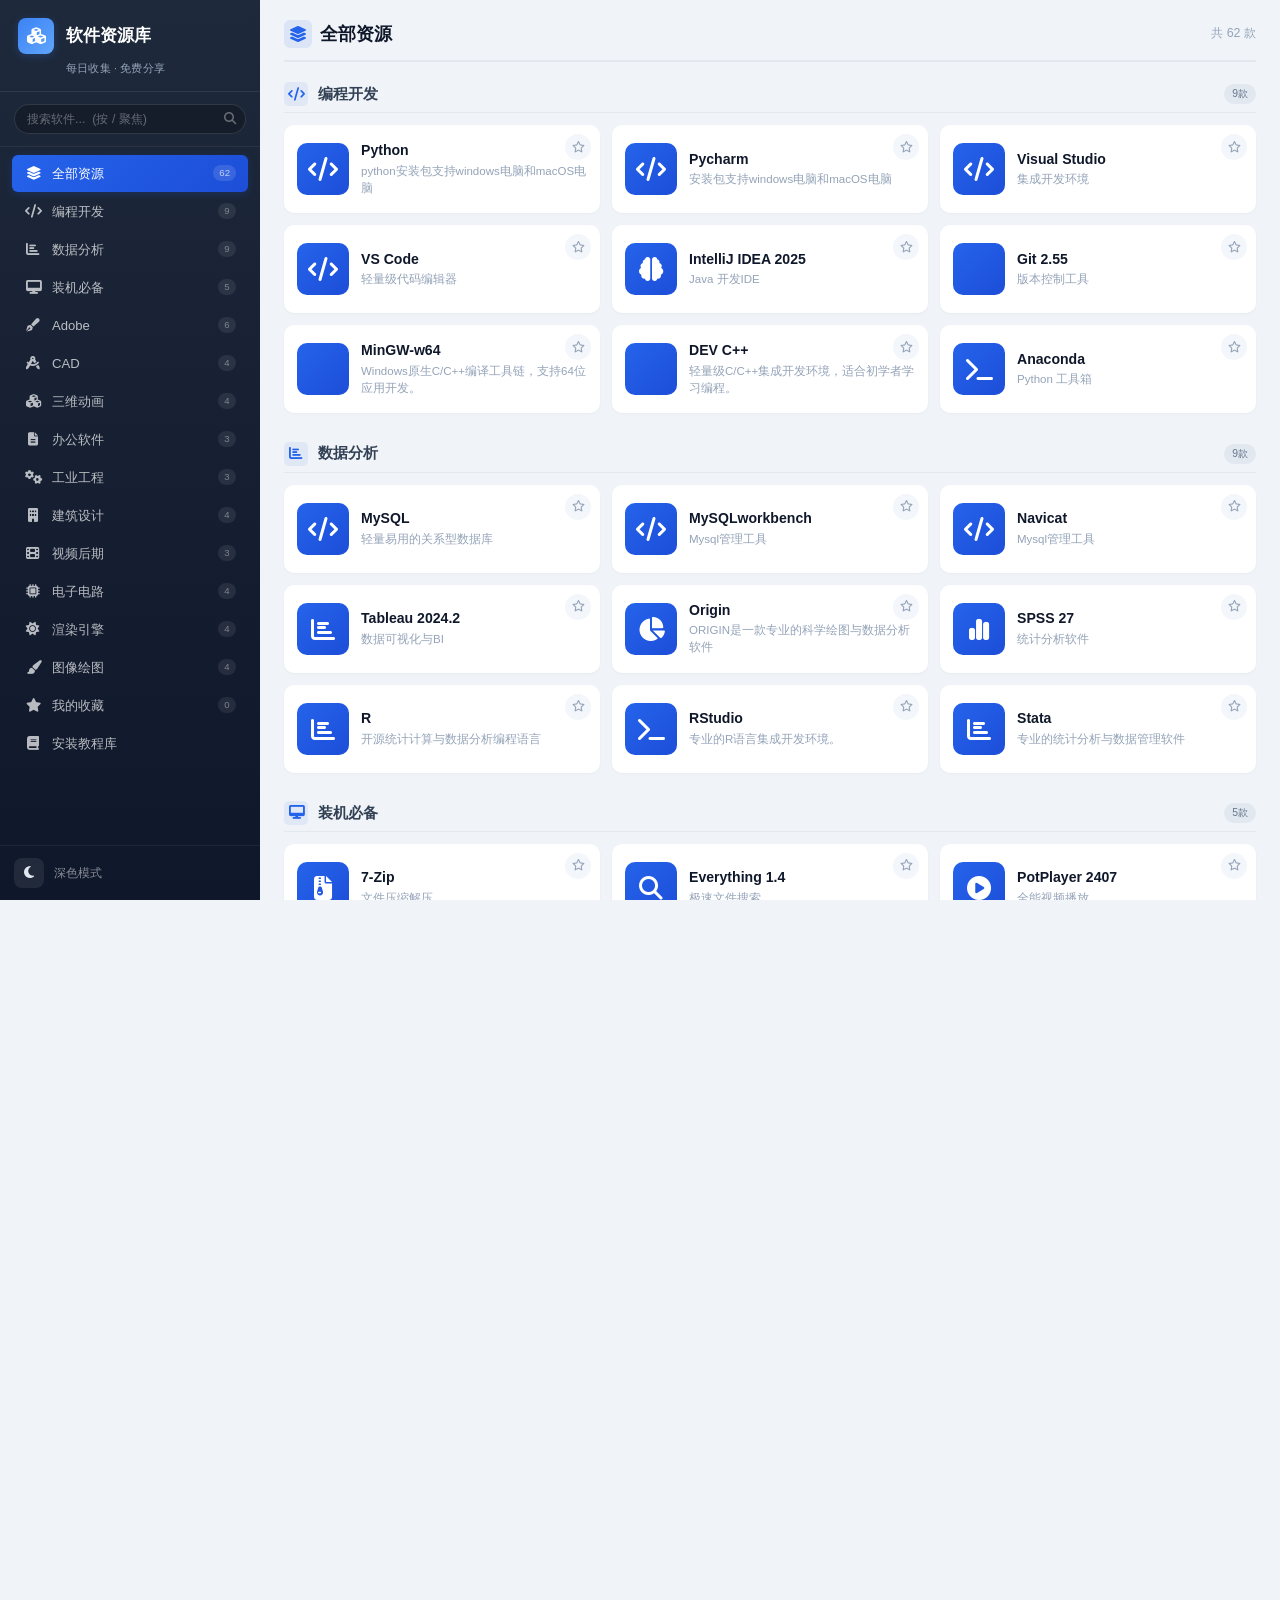
<file: index.html>
<!DOCTYPE html>
<html lang="zh-CN">
<head>
<meta charset="UTF-8">
<meta name="viewport" content="width=device-width,initial-scale=1.0,maximum-scale=1.0,user-scalable=no">
<title>软件资源库</title>
<meta name="description" content="软件资源库 - 设计、工程、开发类软件的收集与下载导航，涵盖 Adobe、CAD、三维动画、办公、工业工程、数据分析、建筑设计、视频后期、电子电路、渲染引擎、图像绘图、编程开发、装机必备等分类。">
<meta property="og:title" content="软件资源库">
<meta property="og:description" content="设计 / 工程 / 开发类软件的收集与下载导航，每日收集，免费分享。">
<meta property="og:type" content="website">
<link rel="icon" href="favicon.svg" type="image/svg+xml">
<link rel="stylesheet" href="vendor/font-awesome/css/all.min.css">
<style>
*,*::before,*::after{margin:0;padding:0;box-sizing:border-box}
html{scroll-behavior:smooth}
html,body{width:100%;height:100%;overflow-x:hidden}
body{background:#f0f4f8;color:#1e293b;font-family:-apple-system,BlinkMacSystemFont,"PingFang SC","Helvetica Neue",STHeiti,"Microsoft YaHei",sans-serif;line-height:1.6;font-size:14px;min-height:100vh;-webkit-font-smoothing:antialiased}
::-webkit-scrollbar{width:6px;height:6px}
::-webkit-scrollbar-track{background:#f1f5f9}
::-webkit-scrollbar-thumb{background:#94a3b8;border-radius:3px}
::-webkit-scrollbar-thumb:hover{background:#64748b}
.app{display:flex;min-height:100vh;width:100%}
.sidebar{width:260px;flex-shrink:0;background:linear-gradient(180deg,#1e293b 0%,#0f172a 100%);color:#fff;position:sticky;top:0;height:100vh;overflow:hidden;z-index:100;display:flex;flex-direction:column;scrollbar-width:none}
.sidebar::-webkit-scrollbar{display:none}
.sidebar-brand{padding:18px 18px 14px;border-bottom:1px solid rgba(255,255,255,0.08)}
.sidebar-brand .logo{display:flex;align-items:center;gap:12px;font-size:1.05rem;font-weight:700;color:#fff;line-height:1.2}
.sidebar-brand .logo i{width:36px;height:36px;display:flex;align-items:center;justify-content:center;background:linear-gradient(135deg,#3b82f6,#60a5fa);border-radius:8px;color:#fff;font-size:1.05rem;flex-shrink:0;box-shadow:0 2px 8px rgba(59,130,246,0.25)}
.sidebar-brand .logo>span{white-space:nowrap}
.sidebar-brand .subtitle{font-size:.66rem;color:#94a3b8;margin-top:6px;padding-left:48px;letter-spacing:.2px}
.sidebar-search{padding:12px 14px;border-bottom:1px solid rgba(255,255,255,0.06)}
.search-wrap{position:relative;width:100%}
.search-wrap input{width:100%;padding:7px 32px 7px 12px;border:1px solid rgba(255,255,255,0.12);border-radius:16px;font-size:.78rem;outline:none;transition:all .25s;background:rgba(0,0,0,0.25);color:#fff}
.search-wrap input::placeholder{color:rgba(255,255,255,0.35)}
.search-wrap input:focus{border-color:#3b82f6;background:rgba(0,0,0,0.35);box-shadow:0 0 0 2px rgba(59,130,246,0.15)}
.search-wrap .search-icon{position:absolute;right:10px;top:50%;transform:translateY(-50%);color:rgba(255,255,255,0.35);font-size:.78rem;cursor:pointer;transition:color .2s}
.search-wrap .search-icon:hover{color:#60a5fa}
.sidebar-nav{flex:1;overflow-y:auto;padding:8px 12px;scrollbar-width:none}
.sidebar-nav::-webkit-scrollbar{display:none}
.nav-list{list-style:none;display:flex;flex-direction:column;gap:1px;padding-bottom:20px}
.nav-item{padding:8px 12px;border-radius:6px;cursor:pointer;transition:all .2s;display:flex;align-items:center;gap:10px;font-size:.82rem;color:rgba(255,255,255,0.7);position:relative}
.nav-item:hover{background:rgba(255,255,255,0.06);color:#fff}
.nav-item.active{background:linear-gradient(135deg,#2563eb,#1d4ed8);color:#fff;font-weight:500;box-shadow:0 2px 8px rgba(37,99,235,0.2)}
.nav-item i{width:18px;text-align:center;font-size:.85rem}
.nav-item .count{margin-left:auto;background:rgba(255,255,255,0.08);color:rgba(255,255,255,0.4);font-size:.6rem;padding:0 6px;border-radius:8px;min-width:18px;text-align:center;line-height:16px}
.nav-item.active .count{background:rgba(255,255,255,0.12);color:rgba(255,255,255,0.7)}
.nav-fav:hover{color:#f59e0b}
.nav-fav.active{background:linear-gradient(135deg,#d97706,#b45309)}
.sidebar-foot{display:flex;align-items:center;gap:10px;padding:12px 14px;border-top:1px solid rgba(255,255,255,0.06);font-size:.74rem;color:rgba(255,255,255,0.5)}
.theme-toggle{width:30px;height:30px;display:flex;align-items:center;justify-content:center;border:none;border-radius:8px;background:rgba(255,255,255,0.08);color:#e2e8f0;cursor:pointer;font-size:.85rem;transition:all .2s}
.theme-toggle:hover{background:rgba(255,255,255,0.15)}
.top-header{display:none;background:rgba(255,255,255,0.96);backdrop-filter:blur(8px);border-bottom:1px solid #e2e8f0;position:sticky;top:0;z-index:1000;width:100%}
.top-header .h-inner{display:flex;align-items:center;justify-content:space-between;padding:10px 16px;position:relative}
.hamburger{width:36px;height:36px;display:none;align-items:center;justify-content:center;border:none;border-radius:8px;background:#f1f5f9;color:#475569;cursor:pointer;font-size:1rem}
.hamburger:hover{background:#e2e8f0}
.mobile-title{position:absolute;left:50%;transform:translateX(-50%);font-size:.95rem;font-weight:700;color:#0f172a;white-space:nowrap;display:flex;align-items:center;gap:6px}
.mobile-title i{color:#2563eb;font-size:1.05rem}
.overlay{display:none;position:fixed;top:0;left:0;right:0;bottom:0;background:rgba(0,0,0,0.4);z-index:1999}
.overlay.show{display:block}
.main{flex:1;background:#f0f4f8;min-height:100vh;display:flex;flex-direction:column;overflow:auto}
.main-body{padding:20px 24px;flex:1}
.page-header{margin-bottom:20px;padding-bottom:12px;border-bottom:2px solid #e2e8f0;display:flex;align-items:center;justify-content:space-between}
.page-title{font-size:1.1rem;font-weight:700;color:#0f172a;display:flex;align-items:center;gap:8px}
.page-title i{color:#2563eb;font-size:1rem;background:rgba(37,99,235,0.1);width:28px;height:28px;display:flex;align-items:center;justify-content:center;border-radius:6px}
.page-subtitle{font-size:.78rem;color:#94a3b8}
.category-section{margin-bottom:28px}
.category-section:last-child{margin-bottom:0}
.category-head{display:flex;align-items:center;gap:10px;margin-bottom:12px;padding-bottom:6px;border-bottom:1px solid #e2e8f0}
.category-head i{color:#2563eb;font-size:.85rem;background:rgba(37,99,235,0.08);width:24px;height:24px;display:flex;align-items:center;justify-content:center;border-radius:5px}
.category-head h3{font-size:.95rem;font-weight:600;color:#334155;margin:0}
.category-head .count-badge{margin-left:auto;background:#e2e8f0;color:#64748b;font-size:.65rem;padding:0 8px;border-radius:10px;line-height:20px}
.grid{display:grid;grid-template-columns:repeat(5,1fr);gap:12px;animation:fadeIn .25s ease-out}
@keyframes fadeIn{from{opacity:.5;transform:translateY(6px)}to{opacity:1;transform:translateY(0)}}
.card{background:#fff;border-radius:10px;box-shadow:0 1px 3px rgba(0,0,0,0.04);transition:all .2s;cursor:pointer;overflow:hidden;border:1px solid transparent;display:flex;flex-direction:row;align-items:center;gap:12px;padding:12px;min-height:88px;position:relative}
.card:hover{transform:translateY(-3px);box-shadow:0 6px 16px rgba(0,0,0,0.06);border-color:#dbeafe}
.card-body{padding:0;flex:1;min-width:0}
.card-icon{width:52px;height:52px;flex:0 0 52px;display:flex;align-items:center;justify-content:center;background:linear-gradient(135deg,#2563eb,#1d4ed8);border-radius:10px}
.card-icon i{font-size:1.5rem;color:#fff}
.card-name{font-size:.88rem;font-weight:700;color:#0f172a;margin-bottom:3px;line-height:1.25;white-space:nowrap;overflow:hidden;text-overflow:ellipsis}
.card-desc{font-size:.72rem;color:#94a3b8;line-height:1.45;display:-webkit-box;-webkit-line-clamp:2;-webkit-box-orient:vertical;overflow:hidden}
.card-fav{position:absolute;top:8px;right:8px;width:26px;height:26px;border:none;background:rgba(241,245,249,0.85);color:#94a3b8;border-radius:50%;cursor:pointer;display:flex;align-items:center;justify-content:center;font-size:.72rem;transition:all .15s;z-index:2}
.card-fav:hover{background:#e2e8f0;color:#f59e0b}
.card-fav.on{background:#fef3c7;color:#f59e0b}
.search-bar-info{display:none;margin-bottom:12px;padding:6px 12px;background:#dbeafe;border-radius:6px;font-size:.75rem;color:#2563eb;align-items:center;gap:8px}
.search-bar-info.show{display:flex}
.search-bar-info .hints{margin-left:auto;display:flex;gap:4px;align-items:center}
.search-bar-info .hints kbd{background:#fff;border:1px solid #bfdbfe;border-radius:3px;padding:0 5px;font-size:.68rem;font-family:inherit;color:#1d4ed8}
.card.search-current{border-color:#2563eb;box-shadow:0 0 0 2px rgba(37,99,235,0.2)}
.hl{background:#fef08a;color:#1e293b;padding:0 2px;border-radius:2px}
.no-data{text-align:center;padding:60px 20px;color:#94a3b8;border:1px dashed #e2e8f0;border-radius:8px;grid-column:1/-1;background:#fff}
.no-data i{font-size:2.2rem;margin-bottom:10px;color:#cbd5e1}
.no-data h3{font-size:1.1rem;margin-bottom:4px;color:#475569;font-weight:600}
.no-data p{font-size:.8rem}
.modal-overlay{display:none;position:fixed;top:0;left:0;right:0;bottom:0;background:rgba(0,0,0,0.45);z-index:2000;align-items:center;justify-content:center;padding:16px}
.modal-overlay.active{display:flex}
.modal{background:#fff;border-radius:10px;width:100%;max-width:480px;max-height:85vh;overflow:hidden;box-shadow:0 10px 30px rgba(0,0,0,0.12);animation:modalIn .15s ease}
@keyframes modalIn{from{opacity:0;transform:translateY(8px) scale(.97)}to{opacity:1;transform:translateY(0) scale(1)}}
.modal-head{display:flex;align-items:center;gap:12px;padding:14px 18px;background:linear-gradient(135deg,#f8fafc,#f1f5f9);border-bottom:1px solid #e2e8f0}
.modal-head-icon{width:40px;height:40px;display:flex;align-items:center;justify-content:center;background:#dbeafe;border-radius:8px;flex-shrink:0}
.modal-head-icon i{font-size:1.2rem;color:#2563eb}
.modal-head-text h3{font-size:.95rem;font-weight:700;color:#0f172a}
.modal-head-text p{font-size:.72rem;color:#94a3b8}
.modal-fav{margin-left:auto;width:30px;height:30px;display:flex;align-items:center;justify-content:center;border:none;border-radius:50%;background:transparent;color:#94a3b8;cursor:pointer;font-size:.95rem;transition:all .15s}
.modal-fav:hover{background:#e2e8f0;color:#f59e0b}
.modal-fav.on{color:#f59e0b}
.modal-close{margin-left:auto;width:28px;height:28px;display:flex;align-items:center;justify-content:center;border:none;border-radius:50%;background:transparent;color:#94a3b8;cursor:pointer;font-size:.9rem;transition:all .15s}
.modal-close:hover{background:#e2e8f0;color:#475569}
.modal-body{padding:18px;overflow-y:auto;max-height:calc(85vh - 66px)}
.modal-section{margin-bottom:18px}
.modal-section:last-child{margin-bottom:0}
.modal-section-title{font-size:.82rem;font-weight:600;color:#1e293b;margin-bottom:8px;padding-bottom:4px;border-bottom:1px solid #f1f5f9}
.modal-desc{font-size:.78rem;color:#475569;line-height:1.6;max-height:200px;overflow-y:auto;padding-right:8px}
.version-item{background:#f8fafc;border-radius:6px;padding:10px 12px;margin-bottom:6px;display:flex;align-items:center;justify-content:space-between;border:1px solid #eef2f8}
.version-item:last-child{margin-bottom:0}
.version-item .v-name{font-size:.78rem;font-weight:600;color:#1e293b}
.v-dls{display:flex;flex-wrap:wrap;justify-content:flex-end;gap:4px;flex-shrink:0;margin-left:8px}
.v-dl{display:inline-flex;align-items:center;gap:4px;padding:4px 10px;border-radius:14px;font-size:.68rem;font-weight:600;background:linear-gradient(135deg,#2563eb,#1d4ed8);color:#fff;cursor:pointer;border:none;transition:all .15s;text-decoration:none}
.v-dl:hover{transform:translateY(-1px);box-shadow:0 2px 6px rgba(37,99,235,0.2)}
.v-dl.green{background:linear-gradient(135deg,#059669,#10b981)}
.v-dl.pending{background:#f1f5f9;color:#94a3b8;border:1px dashed #cbd5e1;cursor:default;box-shadow:none}
.v-dl.pending:hover{transform:none;box-shadow:none}
.no-ver{text-align:center;padding:20px;color:#94a3b8;background:#f8fafc;border-radius:6px;border:1px dashed #e2e8f0}
.no-ver i{font-size:1rem;display:block;margin-bottom:4px;color:#cbd5e1}
.no-ver p{font-size:.75rem;margin:0}
.footer{margin-top:auto;padding:20px 24px 12px;text-align:center}
.footer p{font-size:.72rem;color:#94a3b8;margin:0}
.footer a{color:#94a3b8;text-decoration:none;margin:0 4px}
.footer a:hover{color:#2563eb}
.modal-foot{display:none}
.to-top{position:fixed;right:20px;bottom:20px;width:42px;height:42px;border:none;border-radius:50%;background:linear-gradient(135deg,#2563eb,#1d4ed8);color:#fff;cursor:pointer;display:none;align-items:center;justify-content:center;font-size:1rem;box-shadow:0 4px 14px rgba(37,99,235,0.35);z-index:1500;transition:all .2s}
.to-top.show{display:flex}
.to-top:hover{transform:translateY(-2px);box-shadow:0 6px 18px rgba(37,99,235,0.45)}
@media(max-width:1600px){.grid{grid-template-columns:repeat(4,1fr)}}
@media(max-width:1400px){.grid{grid-template-columns:repeat(3,1fr)}}
@media(max-width:1100px){.grid{grid-template-columns:repeat(2,1fr)}}
@media(max-width:768px){
  .app{flex-direction:column;min-height:100vh}
  .top-header{display:block;flex-shrink:0}.hamburger{display:flex!important}
  .sidebar{position:fixed;left:0;top:0;height:100vh;width:82%;max-width:320px;min-width:260px;z-index:2000;transform:translateX(-100%);transition:transform .3s;box-shadow:none}
  .sidebar.show{transform:translateX(0);box-shadow:4px 0 24px rgba(0,0,0,0.35)}
  .sidebar-brand{padding:16px 18px 12px}
  .sidebar-brand .logo{font-size:.98rem;gap:10px}
  .sidebar-brand .logo i{width:34px;height:34px;font-size:1rem}
  .sidebar-brand .subtitle{font-size:.62rem;padding-left:44px;margin-top:5px}
  .nav-list{gap:4px}
  .nav-item{padding:10px 14px;font-size:.88rem}
  .nav-item .count{display:none}
  .nav-item.active{padding:12px 14px}
  .main{min-height:0}
  .main-body{padding:12px}.grid{grid-template-columns:1fr;gap:10px}
  .version-item{flex-direction:column!important;align-items:stretch!important;gap:8px}
  .v-dls{margin-left:0!important;justify-content:flex-end}
  .modal-foot{display:block;padding:12px 18px;border-top:1px solid #e2e8f0;background:#f8fafc}
  .modal-foot .close-mobile{width:100%;padding:10px;background:#fff;border:1px solid #cbd5e1;border-radius:6px;color:#475569;font-weight:600;font-size:.85rem;cursor:pointer}
  .modal{display:flex;flex-direction:column;max-height:90vh}
  .modal-body{flex:1;overflow-y:auto;padding-bottom:0}
  .to-top{right:14px;bottom:14px;width:38px;height:38px}
}
@media(max-width:480px){
  .page-title{font-size:1.05rem}
  .page-subtitle{font-size:.7rem}
  .category-pill{padding:6px 12px;font-size:.72rem}
  .card{padding:10px;gap:10px;min-height:80px}
  .card-icon{width:46px;height:46px;flex:0 0 46px;font-size:1.35rem}
  .card-name{font-size:.85rem}
  .card-desc{font-size:.7rem}
  .modal{border-radius:8px;max-height:92vh}
  .modal-overlay{padding:8px;align-items:center}
  .modal-head{padding:12px 14px;gap:10px}
  .modal-head-icon{width:36px;height:36px}
  .modal-head-text h3{font-size:.88rem}
  .modal-head-text p{font-size:.68rem}
  .modal-close,.modal-fav{width:26px;height:26px;font-size:.85rem}
  .modal-body{padding:14px}
  .modal-section{margin-bottom:14px}
  .modal-section-title{font-size:.78rem}
  .modal-desc{font-size:.72rem;line-height:1.55;max-height:140px}
  .version-item{padding:8px 10px}
  .version-item .v-name{font-size:.74rem}
  .v-dls{flex-wrap:wrap;gap:4px;justify-content:flex-start}
  .v-dls .v-dl{padding:4px 9px;font-size:.65rem}
  .search-bar{padding:8px 10px;font-size:.78rem}
  .search-bar kbd{font-size:.6rem;padding:1px 5px}
  .theme-toggle{width:32px;height:32px;font-size:.85rem}
  .hamburger{width:36px;height:36px;font-size:1rem}
}
button{-webkit-tap-highlight-color:transparent!important}button:focus{outline:none!important}
/* 暗色模式 */
[data-theme="dark"] body,[data-theme="dark"] .main{background:#0f172a;color:#e2e8f0}
[data-theme="dark"] .page-header{border-bottom-color:#1e293b}
[data-theme="dark"] .page-title{color:#f1f5f9}
[data-theme="dark"] .page-subtitle{color:#64748b}
[data-theme="dark"] .category-head{border-bottom-color:#1e293b}
[data-theme="dark"] .category-head h3{color:#cbd5e1}
[data-theme="dark"] .count-badge{background:#1e293b;color:#94a3b8}
[data-theme="dark"] .card{background:#1e293b;box-shadow:0 1px 3px rgba(0,0,0,0.3)}
[data-theme="dark"] .card:hover{border-color:#3b82f6;box-shadow:0 6px 16px rgba(0,0,0,0.45)}
[data-theme="dark"] .card-name{color:#f1f5f9}
[data-theme="dark"] .card-desc{color:#94a3b8}
[data-theme="dark"] .card-fav{background:rgba(30,41,59,0.9);color:#94a3b8}
[data-theme="dark"] .card-fav:hover{background:#334155;color:#f59e0b}
[data-theme="dark"] .no-data{background:#1e293b;border-color:#334155;color:#64748b}
[data-theme="dark"] .search-bar-info{background:#1e293b;color:#93c5fd}
[data-theme="dark"] .search-bar-info .hints kbd{border-color:#334155;color:#93c5fd}
[data-theme="dark"] .modal{background:#1e293b}
[data-theme="dark"] .modal-head{background:#172033;border-bottom-color:#334155}
[data-theme="dark"] .modal-head-text h3{color:#f1f5f9}
[data-theme="dark"] .modal-head-text p{color:#94a3b8}
[data-theme="dark"] .modal-section-title{color:#e2e8f0;border-bottom-color:#334155}
[data-theme="dark"] .modal-desc{color:#cbd5e1}
[data-theme="dark"] .version-item{background:#172033;border-color:#1e293b}
[data-theme="dark"] .version-item .v-name{color:#e2e8f0}
[data-theme="dark"] .v-dl.pending{background:#0f172a;color:#64748b;border-color:#334155}
[data-theme="dark"] .no-ver{background:#172033;border-color:#334155;color:#64748b}
[data-theme="dark"] .footer p{color:#64748b}
[data-theme="dark"] .top-header{background:rgba(15,23,42,0.96);border-bottom-color:#1e293b}
[data-theme="dark"] .mobile-title{color:#f1f5f9}
[data-theme="dark"] .hamburger{background:#1e293b;color:#cbd5e1}
</style>
</head>
<body>
<div class="modal-overlay" id="swModal">
<div class="modal">
<div class="modal-head">
<div class="modal-head-icon"><i class="fas fa-cube" id="mIcon"></i></div>
<div class="modal-head-text"><h3 id="mName">详情</h3><p id="mCat">分类</p></div>
<button class="modal-fav" id="mFav" title="收藏/取消收藏"><i class="far fa-star"></i></button>
<button class="modal-close" id="mClose"><i class="fas fa-times"></i></button>
</div>
<div class="modal-body">
<div class="modal-section"><div class="modal-section-title">软件介绍</div><div class="modal-desc" id="mDesc"></div></div>
<div class="modal-section"><div class="modal-section-title">可用版本</div><div id="mVerList"></div></div>
<div class="modal-foot"><button class="close-mobile" id="mCloseMB">关闭详情</button></div>
</div>
</div>
</div>
<div class="overlay" id="overlay"></div>
<div class="app">
<aside class="sidebar" id="sidebar">
<div class="sidebar-brand">
<div class="logo"><i class="fas fa-cubes"></i><span>软件资源库</span></div>
<div class="subtitle">每日收集 · 免费分享</div>
</div>
<div class="sidebar-search">
<div class="search-wrap">
<input type="text" placeholder="搜索软件...  (按 / 聚焦)" id="searchInput">
<i class="fas fa-search search-icon" id="searchBtn"></i>
</div>
</div>
<nav class="sidebar-nav">
<ul class="nav-list" id="navList"></ul>
</nav>
<div class="sidebar-foot">
<button class="theme-toggle" id="themeToggle" title="切换深色 / 浅色"><i class="fas fa-moon"></i></button>
<span>深色模式</span>
</div>
</aside>
<div class="top-header">
<div class="h-inner">
<button class="hamburger" id="hamburger"><i class="fas fa-bars"></i></button>
<div class="mobile-title"><i class="fas fa-cubes"></i><span>软件资源库</span></div>
<div style="width:36px"></div>
</div>
</div>
<main class="main">
<div class="main-body" id="mainBody">
<div class="page-header" id="pageHeader">
<h2 class="page-title"><i class="fas fa-layer-group"></i><span id="pageTitle">全部资源</span></h2>
<span class="page-subtitle" id="totalCount">共 0 款</span>
</div>
<div id="gridContainer"></div>
</div>
<footer class="footer"><p><a href="#">软件资源库</a> · 仅供学习交流使用</p></footer>
</main>
</div>
<button class="to-top" id="toTop" title="返回顶部"><i class="fas fa-arrow-up"></i></button>
<script src="js/data.js"></script>
<script src="js/app.js"></script>
</body>
</html>
</file>
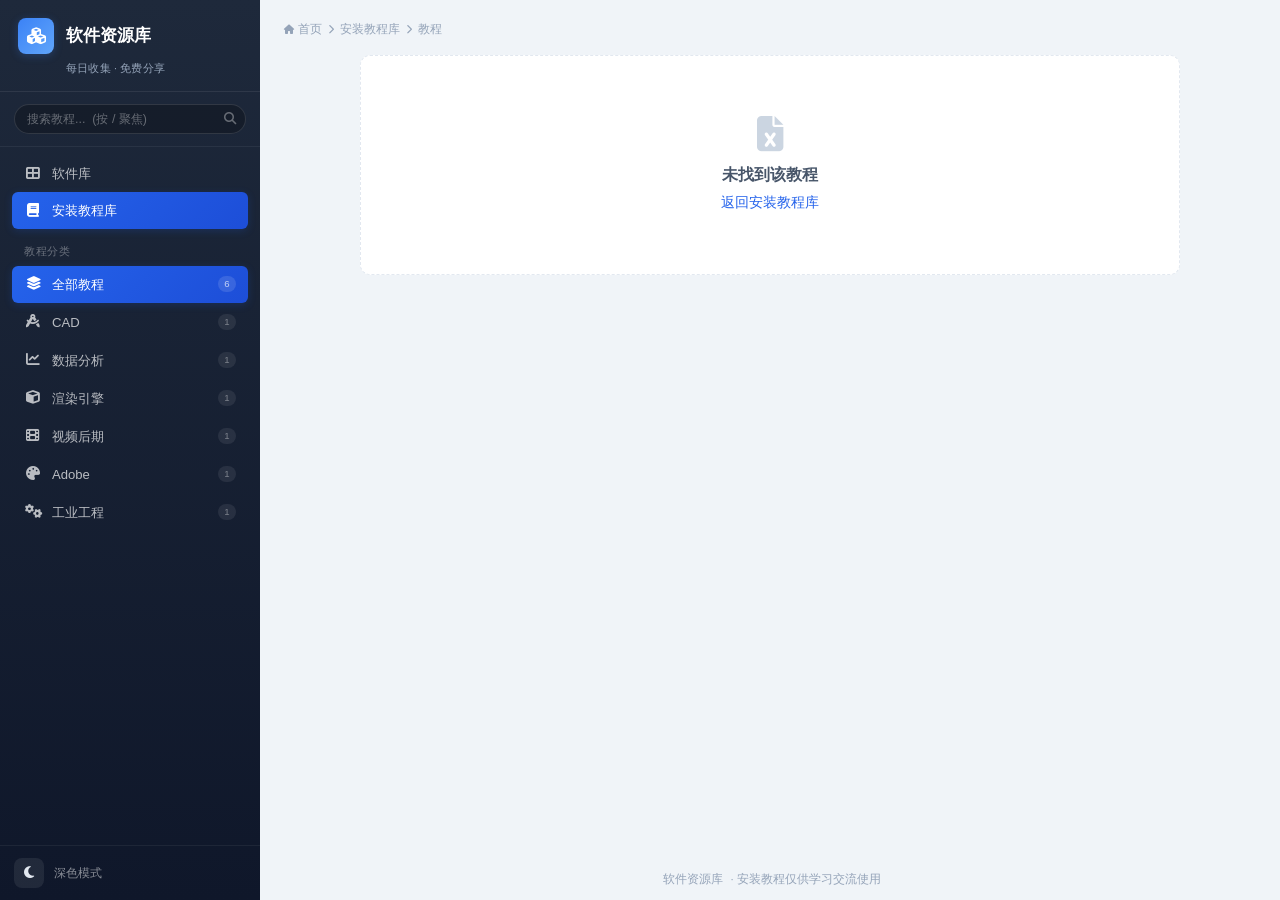
<file: tutorial.html>
<!DOCTYPE html>
<html lang="zh-CN">
<head>
<meta charset="UTF-8">
<meta name="viewport" content="width=device-width,initial-scale=1.0,maximum-scale=1.0,user-scalable=no">
<title>教程详情 - 软件资源库</title>
<meta name="description" content="软件资源库 · 图文安装教程详情页。">
<meta property="og:title" content="教程详情 - 软件资源库">
<meta property="og:type" content="article">
<link rel="icon" href="favicon.svg" type="image/svg+xml">
<link rel="stylesheet" href="vendor/font-awesome/css/all.min.css">
<link rel="stylesheet" href="css/site.css">
<script>/* 主题预加载，避免闪烁 */
(function(){try{var t=localStorage.getItem('theme');if(t==='dark'||(!t&&window.matchMedia&&window.matchMedia('(prefers-color-scheme:dark)').matches)){document.documentElement.setAttribute('data-theme','dark');}}catch(e){}})();
</script>
</head>
<body>
<div class="overlay" id="overlay"></div>
<div class="app">
  <aside class="sidebar" id="sidebar">
    <div class="sidebar-brand">
      <a class="logo" href="index.html"><i class="fas fa-cubes"></i><span>软件资源库</span></a>
      <div class="subtitle">每日收集 · 免费分享</div>
    </div>
    <div class="sidebar-search">
      <div class="search-wrap">
        <input type="text" placeholder="搜索教程...  (按 / 聚焦)" id="searchInput">
        <i class="fas fa-search search-icon" id="searchBtn"></i>
      </div>
    </div>
    <nav class="sidebar-nav">
      <a class="nav-item" href="index.html"><i class="fas fa-th-large"></i><span>软件库</span></a>
      <a class="nav-item active" href="tutorials.html"><i class="fas fa-book"></i><span>安装教程库</span></a>
      <div class="nav-section-title">教程分类</div>
      <ul class="nav-list" id="catNavList"></ul>
    </nav>
    <div class="sidebar-foot">
      <button class="theme-toggle" id="themeToggle" title="切换深色 / 浅色"><i class="fas fa-moon"></i></button>
      <span>深色模式</span>
    </div>
  </aside>
  <div class="top-header">
    <div class="h-inner">
      <button class="hamburger" id="hamburger"><i class="fas fa-bars"></i></button>
      <div class="mobile-title"><i class="fas fa-cubes"></i><span>软件资源库</span></div>
      <div style="width:36px"></div>
    </div>
  </div>
  <main class="main">
    <div class="main-body">
      <div class="breadcrumb" id="breadcrumb">
        <a href="index.html"><i class="fas fa-home"></i> 首页</a>
        <i class="fas fa-chevron-right"></i>
        <a href="tutorials.html">安装教程库</a>
        <i class="fas fa-chevron-right"></i>
        <span id="bcTitle">教程</span>
      </div>
      <article class="article" id="article">
        <!-- 由 tutorials.js 动态渲染 -->
      </article>
      <section class="related" id="related" style="display:none">
        <h3><i class="fas fa-thumbs-up"></i>相关教程</h3>
        <div class="rel-grid" id="relGrid"></div>
      </section>
    </div>
    <footer class="footer"><p><a href="index.html">软件资源库</a> · 安装教程仅供学习交流使用</p></footer>
  </main>
</div>
<button class="to-top" id="toTop" title="返回顶部"><i class="fas fa-arrow-up"></i></button>
<script src="js/tutorials-data.js"></script>
<script src="js/tutorials.js"></script>
<script>initTutorialDetail();</script>
</body>
</html>
</file>
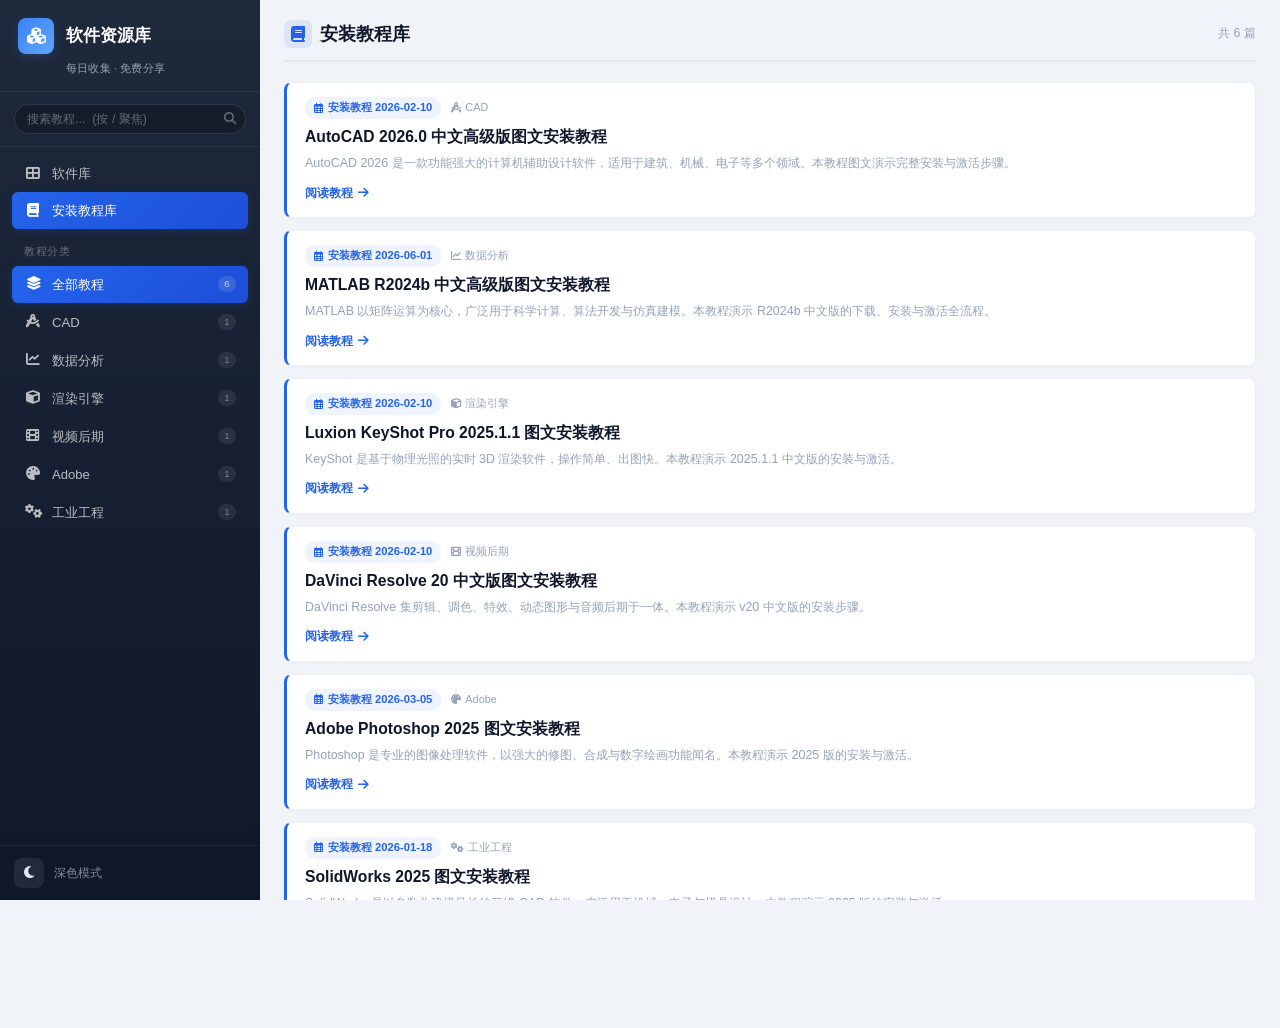
<file: tutorials.html>
<!DOCTYPE html>
<html lang="zh-CN">
<head>
<meta charset="UTF-8">
<meta name="viewport" content="width=device-width,initial-scale=1.0,maximum-scale=1.0,user-scalable=no">
<title>安装教程库 - 软件资源库</title>
<meta name="description" content="软件资源库 · 安装教程库：图文安装教程、激活步骤与避坑指南，覆盖 CAD、Adobe、三维动画、办公、工业工程、视频后期等分类。">
<meta property="og:title" content="安装教程库 - 软件资源库">
<meta property="og:description" content="图文安装教程 · 避坑指南，覆盖主流设计 / 工程软件。">
<meta property="og:type" content="website">
<link rel="icon" href="favicon.svg" type="image/svg+xml">
<link rel="stylesheet" href="vendor/font-awesome/css/all.min.css">
<link rel="stylesheet" href="css/site.css">
<script>/* 主题预加载，避免闪烁 */
(function(){try{var t=localStorage.getItem('theme');if(t==='dark'||(!t&&window.matchMedia&&window.matchMedia('(prefers-color-scheme:dark)').matches)){document.documentElement.setAttribute('data-theme','dark');}}catch(e){}})();
</script>
</head>
<body>
<div class="overlay" id="overlay"></div>
<div class="app">
  <aside class="sidebar" id="sidebar">
    <div class="sidebar-brand">
      <a class="logo" href="index.html"><i class="fas fa-cubes"></i><span>软件资源库</span></a>
      <div class="subtitle">每日收集 · 免费分享</div>
    </div>
    <div class="sidebar-search">
      <div class="search-wrap">
        <input type="text" placeholder="搜索教程...  (按 / 聚焦)" id="searchInput">
        <i class="fas fa-search search-icon" id="searchBtn"></i>
      </div>
    </div>
    <nav class="sidebar-nav">
      <a class="nav-item" href="index.html"><i class="fas fa-th-large"></i><span>软件库</span></a>
      <a class="nav-item active" href="tutorials.html"><i class="fas fa-book"></i><span>安装教程库</span></a>
      <div class="nav-section-title">教程分类</div>
      <ul class="nav-list" id="catNavList"></ul>
    </nav>
    <div class="sidebar-foot">
      <button class="theme-toggle" id="themeToggle" title="切换深色 / 浅色"><i class="fas fa-moon"></i></button>
      <span>深色模式</span>
    </div>
  </aside>
  <div class="top-header">
    <div class="h-inner">
      <button class="hamburger" id="hamburger"><i class="fas fa-bars"></i></button>
      <div class="mobile-title"><i class="fas fa-cubes"></i><span>软件资源库</span></div>
      <div style="width:36px"></div>
    </div>
  </div>
  <main class="main">
    <div class="main-body">
      <div class="page-header">
        <h2 class="page-title"><i class="fas fa-book"></i><span>安装教程库</span></h2>
        <span class="page-subtitle" id="totalCount">共 0 篇</span>
      </div>
      <div class="tut-list" id="tutGrid"></div>
    </div>
    <footer class="footer"><p><a href="index.html">软件资源库</a> · 安装教程仅供学习交流使用</p></footer>
  </main>
</div>
<button class="to-top" id="toTop" title="返回顶部"><i class="fas fa-arrow-up"></i></button>
<script src="js/tutorials-data.js"></script>
<script src="js/tutorials.js"></script>
<script>initTutorialList();</script>
</body>
</html>
</file>
<file: css/site.css>
/* ===== 软件资源库 · 共享布局与样式 =====
   适用于 index.html / tutorials.html / tutorial.html。
   视觉规范：深色左栏 + 浅色主内容区，蓝紫主色 #2563eb/#1d4ed8。 */

/* ===== Reset & base ===== */
*,*::before,*::after{margin:0;padding:0;box-sizing:border-box}
html{scroll-behavior:smooth}
html,body{width:100%;height:100%;overflow-x:hidden}
body{background:#f0f4f8;color:#1e293b;font-family:-apple-system,BlinkMacSystemFont,"PingFang SC","Helvetica Neue",STHeiti,"Microsoft YaHei",sans-serif;line-height:1.6;font-size:14px;min-height:100vh;-webkit-font-smoothing:antialiased}
::-webkit-scrollbar{width:6px;height:6px}
::-webkit-scrollbar-track{background:#f1f5f9}
::-webkit-scrollbar-thumb{background:#94a3b8;border-radius:3px}
::-webkit-scrollbar-thumb:hover{background:#64748b}
a{text-decoration:none;color:inherit}
button{-webkit-tap-highlight-color:transparent!important}button:focus{outline:none!important}

/* ===== App layout ===== */
.app{display:flex;min-height:100vh;width:100%}

/* ===== Sidebar (dark, fixed-left) ===== */
.sidebar{width:260px;flex-shrink:0;background:linear-gradient(180deg,#1e293b 0%,#0f172a 100%);color:#fff;position:sticky;top:0;height:100vh;overflow:hidden;z-index:100;display:flex;flex-direction:column;scrollbar-width:none}
.sidebar::-webkit-scrollbar{display:none}
.sidebar-brand{padding:18px 18px 14px;border-bottom:1px solid rgba(255,255,255,0.08)}
.sidebar-brand .logo{display:flex;align-items:center;gap:12px;font-size:1.05rem;font-weight:700;color:#fff;line-height:1.2}
.sidebar-brand .logo i{width:36px;height:36px;display:flex;align-items:center;justify-content:center;background:linear-gradient(135deg,#3b82f6,#60a5fa);border-radius:8px;color:#fff;font-size:1.05rem;flex-shrink:0;box-shadow:0 2px 8px rgba(59,130,246,0.25)}
.sidebar-brand .logo>span{white-space:nowrap}
.sidebar-brand .subtitle{font-size:.66rem;color:#94a3b8;margin-top:6px;padding-left:48px;letter-spacing:.2px}
.sidebar-search{padding:12px 14px;border-bottom:1px solid rgba(255,255,255,0.06)}
.search-wrap{position:relative;width:100%}
.search-wrap input{width:100%;padding:7px 32px 7px 12px;border:1px solid rgba(255,255,255,0.12);border-radius:16px;font-size:.78rem;outline:none;transition:all .25s;background:rgba(0,0,0,0.25);color:#fff}
.search-wrap input::placeholder{color:rgba(255,255,255,0.35)}
.search-wrap input:focus{border-color:#3b82f6;background:rgba(0,0,0,0.35);box-shadow:0 0 0 2px rgba(59,130,246,0.15)}
.search-wrap .search-icon{position:absolute;right:10px;top:50%;transform:translateY(-50%);color:rgba(255,255,255,0.35);font-size:.78rem;cursor:pointer;transition:color .2s}
.search-wrap .search-icon:hover{color:#60a5fa}
.sidebar-nav{flex:1;overflow-y:auto;padding:8px 12px;scrollbar-width:none}
.sidebar-nav::-webkit-scrollbar{display:none}
.nav-list{list-style:none;display:flex;flex-direction:column;gap:1px;padding-bottom:20px}
.nav-section-title{font-size:.66rem;color:rgba(255,255,255,0.35);padding:14px 12px 6px;letter-spacing:.5px;text-transform:uppercase}
.nav-item{padding:8px 12px;border-radius:6px;cursor:pointer;transition:all .2s;display:flex;align-items:center;gap:10px;font-size:.82rem;color:rgba(255,255,255,0.7);position:relative}
.nav-item:hover{background:rgba(255,255,255,0.06);color:#fff}
.nav-item.active{background:linear-gradient(135deg,#2563eb,#1d4ed8);color:#fff;font-weight:500;box-shadow:0 2px 8px rgba(37,99,235,0.2)}
.nav-item i{width:18px;text-align:center;font-size:.85rem}
.nav-item .count{margin-left:auto;background:rgba(255,255,255,0.08);color:rgba(255,255,255,0.4);font-size:.6rem;padding:0 6px;border-radius:8px;min-width:18px;text-align:center;line-height:16px}
.nav-item.active .count{background:rgba(255,255,255,0.12);color:rgba(255,255,255,0.7)}
.nav-fav:hover{color:#f59e0b}
.nav-fav.active{background:linear-gradient(135deg,#d97706,#b45309)}
.sidebar-foot{display:flex;align-items:center;gap:10px;padding:12px 14px;border-top:1px solid rgba(255,255,255,0.06);font-size:.74rem;color:rgba(255,255,255,0.5)}
.theme-toggle{width:30px;height:30px;display:flex;align-items:center;justify-content:center;border:none;border-radius:8px;background:rgba(255,255,255,0.08);color:#e2e8f0;cursor:pointer;font-size:.85rem;transition:all .2s}
.theme-toggle:hover{background:rgba(255,255,255,0.15)}

/* ===== Mobile top header (only visible <768px) ===== */
.top-header{display:none;background:rgba(255,255,255,0.96);backdrop-filter:blur(8px);border-bottom:1px solid #e2e8f0;position:sticky;top:0;z-index:1000;width:100%}
.top-header .h-inner{display:flex;align-items:center;justify-content:space-between;padding:10px 16px;position:relative}
.hamburger{width:36px;height:36px;display:none;align-items:center;justify-content:center;border:none;border-radius:8px;background:#f1f5f9;color:#475569;cursor:pointer;font-size:1rem}
.hamburger:hover{background:#e2e8f0}
.mobile-title{position:absolute;left:50%;transform:translateX(-50%);font-size:.95rem;font-weight:700;color:#0f172a;white-space:nowrap;display:flex;align-items:center;gap:6px}
.mobile-title i{color:#2563eb;font-size:1.05rem}

/* ===== Overlay (mobile drawer) ===== */
.overlay{display:none;position:fixed;top:0;left:0;right:0;bottom:0;background:rgba(0,0,0,0.4);z-index:1999}
.overlay.show{display:block}

/* ===== Main content ===== */
.main{flex:1;background:#f0f4f8;min-height:100vh;display:flex;flex-direction:column;overflow:auto}
.main-body{padding:20px 24px;flex:1}
.page-header{margin-bottom:20px;padding-bottom:12px;border-bottom:2px solid #e2e8f0;display:flex;align-items:center;justify-content:space-between;flex-wrap:wrap;gap:10px}
.page-title{font-size:1.1rem;font-weight:700;color:#0f172a;display:flex;align-items:center;gap:8px}
.page-title i{color:#2563eb;font-size:1rem;background:rgba(37,99,235,0.1);width:28px;height:28px;display:flex;align-items:center;justify-content:center;border-radius:6px}
.page-subtitle{font-size:.78rem;color:#94a3b8}

/* ===== 教程库列表卡片（仿 rjk3 安装教程库） ===== */
.tut-list{display:flex;flex-direction:column;gap:12px}
.tut-card{position:relative;display:block;background:#fff;border:1px solid #eef2f7;border-left:3px solid #2563eb;border-radius:8px;padding:14px 18px;box-shadow:0 1px 3px rgba(0,0,0,0.04);transition:all .2s;overflow:hidden}
.tut-card:hover{transform:translateY(-2px);box-shadow:0 6px 18px rgba(0,0,0,0.08);border-color:#dbeafe}
.tc-top{display:flex;align-items:center;gap:10px;flex-wrap:wrap;margin-bottom:7px}
.tc-date{display:inline-flex;align-items:center;gap:5px;color:#2563eb;font-size:.7rem;font-weight:600;background:rgba(37,99,235,0.08);padding:2px 9px;border-radius:10px}
.tc-date i{font-size:.66rem}
.tc-cat{display:inline-flex;align-items:center;gap:4px;color:#94a3b8;font-size:.68rem}
.tc-cat i{font-size:.64rem}
.tc-title{font-size:.98rem;font-weight:700;color:#0f172a;line-height:1.4;margin-bottom:5px;transition:color .2s}
.tut-card:hover .tc-title{color:#2563eb}
.tc-excerpt{font-size:.78rem;color:#94a3b8;line-height:1.65;display:-webkit-box;-webkit-line-clamp:2;-webkit-box-orient:vertical;overflow:hidden;margin-bottom:10px}
.tc-foot{display:flex;align-items:center}
.tc-read{display:inline-flex;align-items:center;gap:5px;color:#2563eb;font-size:.76rem;font-weight:600}
.tc-read i{transition:transform .2s}
.tut-card:hover .tc-read i{transform:translateX(3px)}
.empty{text-align:center;padding:60px 20px;color:#94a3b8;border:1px dashed #e2e8f0;border-radius:10px;background:#fff;width:100%}
.empty i{font-size:2.2rem;display:block;margin-bottom:10px;color:#cbd5e1}
.empty h3{font-size:1rem;color:#475569;margin-bottom:4px;font-weight:600}

/* ===== 教程详情页 ===== */
.breadcrumb{font-size:.76rem;color:#94a3b8;margin-bottom:16px;display:flex;align-items:center;gap:6px;flex-wrap:wrap}
.breadcrumb a{color:#94a3b8}
.breadcrumb a:hover{color:#2563eb}
.breadcrumb i{font-size:.6rem}
.article{max-width:820px;margin:0 auto}
.article-head{margin-bottom:18px;padding-bottom:16px;border-bottom:1px solid #e2e8f0}
.article-cat{display:inline-flex;align-items:center;gap:6px;background:rgba(37,99,235,0.08);color:#2563eb;font-size:.7rem;font-weight:600;padding:3px 11px;border-radius:12px;margin-bottom:10px}
.article-title{font-size:1.5rem;font-weight:800;color:#0f172a;line-height:1.35;margin-bottom:12px}
.article-meta{display:flex;align-items:center;gap:16px;flex-wrap:wrap;color:#94a3b8;font-size:.76rem}
.article-meta span{display:inline-flex;align-items:center;gap:5px}
.article-meta i{font-size:.72rem}
.article-body{font-size:.92rem;color:#334155;line-height:1.9}
.article-body h2{font-size:1.12rem;font-weight:700;color:#0f172a;margin:26px 0 12px;padding-left:11px;border-left:4px solid #2563eb}
.article-body p{margin:12px 0}
.article-body .quote{background:#fff7ed;border:1px solid #fed7aa;border-left:4px solid #f59e0b;padding:12px 14px;border-radius:8px;color:#9a3412;font-size:.86rem;margin:14px 0;display:flex;gap:8px}
.article-body .quote i{color:#f59e0b;margin-top:2px}
.article-body .note{background:#eff6ff;border:1px solid #bfdbfe;border-left:4px solid #3b82f6;padding:12px 14px;border-radius:8px;color:#1e40af;font-size:.86rem;margin:14px 0;display:flex;gap:8px}
.article-body .note i{color:#3b82f6;margin-top:2px}
.article-body ol{margin:12px 0 12px 22px}
.article-body ol li{margin:8px 0;padding-left:4px}
.article-body ol li::marker{color:#2563eb;font-weight:700}
.article-body .ss{margin:18px 0;text-align:center}
.article-body .ss .ph{height:200px;background:repeating-linear-gradient(45deg,#eef2f7,#eef2f7 12px,#e2e8f0 12px,#e2e8f0 24px);border:1px dashed #cbd5e1;border-radius:8px;display:flex;flex-direction:column;align-items:center;justify-content:center;color:#94a3b8;gap:6px}
.article-body .ss .ph i{font-size:1.8rem;opacity:.6}
.article-body .ss figcaption{font-size:.72rem;color:#94a3b8;margin-top:8px}
.related{margin-top:34px;padding-top:22px;border-top:1px solid #e2e8f0}
.related h3{font-size:1rem;font-weight:700;color:#0f172a;margin-bottom:14px;display:flex;align-items:center;gap:8px}
.related h3 i{color:#2563eb}
.rel-grid{display:grid;grid-template-columns:repeat(3,1fr);gap:12px}
.rel-card{background:#fff;border:1px solid #eef2f7;border-radius:8px;padding:12px 14px;cursor:pointer;transition:all .2s}
.rel-card:hover{border-color:#dbeafe;box-shadow:0 4px 12px rgba(0,0,0,0.05);transform:translateY(-2px)}
.rel-card .rc-cat{font-size:.64rem;color:#2563eb;font-weight:600;margin-bottom:5px}
.rel-card .rc-title{font-size:.82rem;font-weight:600;color:#0f172a;line-height:1.35;display:-webkit-box;-webkit-line-clamp:2;-webkit-box-orient:vertical;overflow:hidden}

/* ===== Footer / To top ===== */
.footer{margin-top:auto;padding:20px 24px 12px;text-align:center}
.footer p{font-size:.72rem;color:#94a3b8;margin:0}
.footer a{color:#94a3b8;margin:0 4px}
.footer a:hover{color:#2563eb}
.to-top{position:fixed;right:20px;bottom:20px;width:42px;height:42px;border:none;border-radius:50%;background:linear-gradient(135deg,#2563eb,#1d4ed8);color:#fff;cursor:pointer;display:none;align-items:center;justify-content:center;font-size:1rem;box-shadow:0 4px 14px rgba(37,99,235,0.35);z-index:1500;transition:all .2s}
.to-top.show{display:flex}
.to-top:hover{transform:translateY(-2px);box-shadow:0 6px 18px rgba(37,99,235,0.45)}

/* ===== 暗色模式 ===== */
[data-theme="dark"] body,[data-theme="dark"] .main{background:#0f172a;color:#e2e8f0}
[data-theme="dark"] .page-header{border-bottom-color:#1e293b}
[data-theme="dark"] .page-title{color:#f1f5f9}
[data-theme="dark"] .page-subtitle{color:#64748b}
[data-theme="dark"] .tut-card{background:#1e293b;border-color:#334155;border-left-color:#3b82f6;box-shadow:0 1px 3px rgba(0,0,0,0.3)}
[data-theme="dark"] .tut-card:hover{border-color:#3b82f6}
[data-theme="dark"] .tc-date{background:rgba(59,130,246,0.16);color:#93c5fd}
[data-theme="dark"] .tc-cat{color:#94a3b8}
[data-theme="dark"] .tc-title{color:#f1f5f9}
[data-theme="dark"] .tut-card:hover .tc-title{color:#93c5fd}
[data-theme="dark"] .tc-excerpt{color:#94a3b8}
[data-theme="dark"] .empty{background:#1e293b;border-color:#334155;color:#64748b}
[data-theme="dark"] .breadcrumb{color:#64748b}
[data-theme="dark"] .breadcrumb a{color:#64748b}
[data-theme="dark"] .article-head{border-bottom-color:#1e293b}
[data-theme="dark"] .article-title{color:#f1f5f9}
[data-theme="dark"] .article-body{color:#cbd5e1}
[data-theme="dark"] .article-body h2{color:#f1f5f9}
[data-theme="dark"] .article-body .quote{background:#2a1c0d;border-color:#7c4a13;color:#fdba74}
[data-theme="dark"] .article-body .note{background:#172033;border-color:#1e3a5f;color:#93c5fd}
[data-theme="dark"] .article-body .ss .ph{background:repeating-linear-gradient(45deg,#172033,#172033 12px,#1e293b 12px,#1e293b 24px);border-color:#334155;color:#64748b}
[data-theme="dark"] .related{border-top-color:#1e293b}
[data-theme="dark"] .related h3{color:#f1f5f9}
[data-theme="dark"] .rel-card{background:#1e293b;border-color:#334155}
[data-theme="dark"] .rel-card:hover{border-color:#3b82f6}
[data-theme="dark"] .rel-card .rc-title{color:#f1f5f9}
[data-theme="dark"] .footer p{color:#64748b}
[data-theme="dark"] .top-header{background:rgba(15,23,42,0.96);border-bottom-color:#1e293b}
[data-theme="dark"] .mobile-title{color:#f1f5f9}
[data-theme="dark"] .hamburger{background:#1e293b;color:#cbd5e1}

/* ===== Responsive ===== */
@media(max-width:980px){
  .rel-grid{grid-template-columns:repeat(2,1fr)}
}
@media(max-width:768px){
  .top-header{display:block}
  .hamburger{display:flex!important}
  .sidebar{position:fixed;left:0;top:0;height:100vh;width:82%;max-width:320px;min-width:260px;z-index:2000;transform:translateX(-100%);transition:transform .3s;box-shadow:none}
  .sidebar.show{transform:translateX(0);box-shadow:4px 0 24px rgba(0,0,0,0.35)}
  .sidebar-brand{padding:16px 18px 12px}
  .sidebar-brand .logo{font-size:.98rem;gap:10px}
  .sidebar-brand .logo i{width:34px;height:34px;font-size:1rem}
  .sidebar-brand .subtitle{font-size:.62rem;padding-left:44px;margin-top:5px}
  .main-body{padding:12px}
  .tut-list{gap:10px}
  .rel-grid{grid-template-columns:1fr}
  .article-title{font-size:1.25rem}
  .article-body{font-size:.88rem}
  .tut-card{padding:12px 14px}
  .to-top{right:14px;bottom:14px;width:38px;height:38px}
}
@media(max-width:480px){
  .page-title{font-size:1.05rem}
  .page-subtitle{font-size:.7rem}
  .tut-card{padding:11px 12px}
  .tc-title{font-size:.92rem}
  .tc-excerpt{font-size:.74rem}
  .article-title{font-size:1.2rem}
  .article-body{font-size:.88rem}
  .sidebar{width:240px}
  .hamburger{width:36px;height:36px;font-size:1rem}
  .theme-toggle{width:30px;height:30px;font-size:.82rem}
}
</file>
